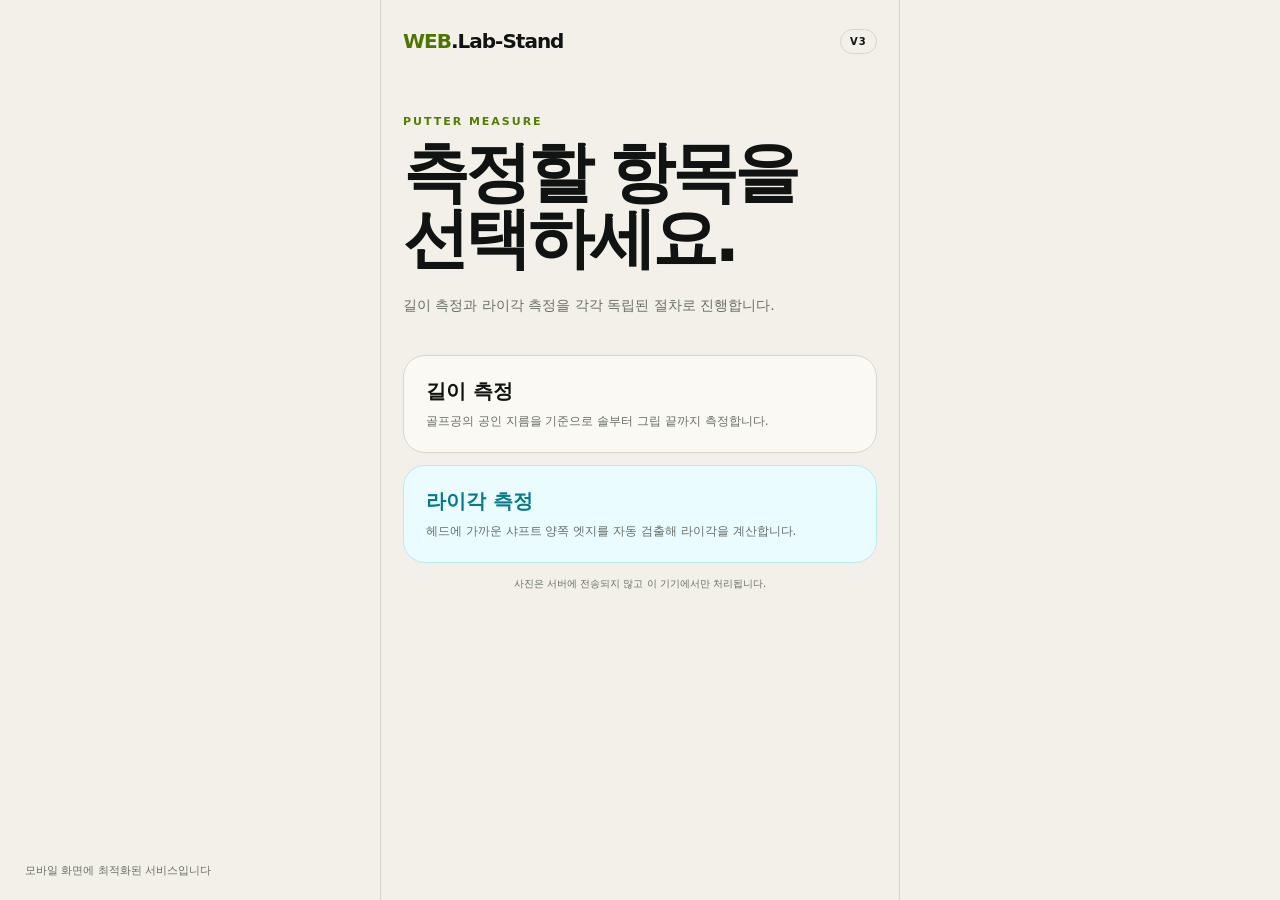
<file: index.html>
<!doctype html>
<html lang="ko">
<head>
  <meta charset="UTF-8">
  <meta name="viewport" content="width=device-width,initial-scale=1,viewport-fit=cover,user-scalable=no">
  <meta name="theme-color" content="#0b0d0c">
  <meta name="description" content="세워 놓은 퍼터의 솔 바닥 기준점부터 그립 끝까지 측정하는 모바일 웹앱">
  <title>WEB.Lab-Stand — Putter Measure</title>
  <link rel="stylesheet" href="style.css?v=20260813-3">
  <link rel="stylesheet" href="measure-large.css?v=32">
  <style>.ball-confirm{margin-top:12px;padding:14px;border:1px solid #a7c66a;border-radius:16px;background:#effbd9}.ball-confirm>span{display:block;margin-bottom:8px;font-size:12px;font-weight:750}.size-control{display:grid!important;grid-template-columns:auto 1fr auto!important;align-items:center;gap:8px!important;margin-bottom:12px}.size-control label,.size-control output{font-size:11px;font-weight:800}.size-control input{width:100%;accent-color:#456d00}.ball-confirm>.confirm-actions{display:grid;grid-template-columns:repeat(2,1fr);gap:6px}.ball-confirm .compact{min-height:40px;margin:0;padding:0 7px;border-radius:11px;font-size:11px}.ball-confirm .primary{background:#456d00}</style>
  <style>.file-picker{position:relative;overflow:hidden}.file-picker input{display:block!important;position:absolute;inset:0;width:100%;height:100%;margin:0;opacity:0;cursor:pointer;font-size:100px}.diagnostic-result{margin-top:12px;padding:16px;border-radius:16px;background:#e9f8ce;color:#294600}.diagnostic-result div{display:flex;justify-content:space-between;gap:15px;padding:5px 0;font-size:12px}.diagnostic-result b{font-variant-numeric:tabular-nums}.adjust-panel{margin-top:12px;padding:14px;border:1px solid #ffc2b3;border-radius:16px;background:#fff0eb}.adjust-panel b,.adjust-panel span{display:block}.adjust-panel b{font-size:13px}.adjust-panel span{margin-top:5px;color:#76584f;font-size:11px;line-height:1.45}.adjust-panel .primary{margin-top:12px;min-height:48px;background:#e94f2a}.adjust-panel .primary:disabled{opacity:.48;cursor:not-allowed}.canvas-wrap.adjusting{box-shadow:0 0 0 3px #ff633f}.canvas-wrap.adjusting canvas{cursor:grab}.canvas-wrap.adjusting canvas:active{cursor:grabbing}</style>
  <style>.tap-hint[hidden]{display:none!important}</style>
  <style>.mode-grid{display:grid;gap:12px;margin-top:8px}.mode-card{display:block;width:100%;padding:22px;border:1px solid var(--line);border-radius:22px;background:#faf9f4;color:var(--ink);text-align:left}.mode-card b,.mode-card span{display:block}.mode-card b{font-size:20px}.mode-card span{margin-top:7px;color:var(--muted);font-size:12px;line-height:1.5}.mode-card .last-result{display:flex;align-items:baseline;justify-content:space-between;margin-top:15px;padding-top:12px;border-top:1px solid var(--line);color:#426400;font-size:11px;font-weight:800}.mode-card .last-result span{margin:0;color:inherit}.mode-card .last-result strong{font-size:22px;font-variant-numeric:tabular-nums}.mode-card .last-result[hidden]{display:none}.mode-card.lie{border-color:#b9eaf2;background:#eafcff}.mode-card.lie b{color:#087a8e}.mode-card.lie .last-result{border-color:#b9eaf2;color:#087a8e}.home-actions{margin-top:auto}.setup-card.lie-mode .ball,.setup-card.lie-mode li.ball-step{display:none}.result-screen[hidden]{display:none!important}.result-actions{margin-top:auto}.result-actions .secondary{margin-bottom:0}.result-actions .primary{margin-top:9px}.lie-preview{margin-bottom:14px;border-radius:20px;overflow:hidden;background:#181a18}.lie-preview canvas{display:block;width:100%;height:auto;max-height:52dvh;object-fit:contain}.lie-preview-legend{display:flex;gap:15px;padding:10px 13px;background:#10272b;color:#dcebed;font-size:10px}.lie-preview-legend span{display:flex;align-items:center;gap:6px}.lie-preview-legend i{display:block;width:18px;height:3px;border-radius:2px;background:#47e0ff}.lie-preview-legend span:last-child i{background:#b9ff3d}.lie-result-card{padding:28px;border-radius:24px;background:#10272b;color:white}.lie-result-card>span{display:block;color:#fff9;font-size:12px}.lie-result-card>strong{display:inline-block;margin-top:20px;color:#70e9ff;font-size:72px;line-height:.9;letter-spacing:-.07em}.lie-result-card>em{margin-left:6px;color:#70e9ff;font-size:20px;font-style:normal;font-weight:900}.processing-note{padding:18px;border:1px solid #b9eaf2;border-radius:18px;background:#eafcff;color:#143c43;font-size:12px;line-height:1.55}</style>
</head>
<body>
  <main>
    <section id="modeScreen" class="screen home active">
      <header><div class="brand"><b>WEB</b>.Lab-Stand</div><span class="badge">V3</span></header>
      <div class="hero-copy">
        <p class="eyebrow">PUTTER MEASURE</p>
        <h1>측정할 항목을<br>선택하세요.</h1>
        <p>길이 측정과 라이각 측정을 각각 독립된 절차로 진행합니다.</p>
      </div>
      <div class="mode-grid">
        <button id="chooseLength" class="mode-card"><b>길이 측정</b><span>골프공의 공인 지름을 기준으로 솔부터 그립 끝까지 측정합니다.</span><span id="lastLengthResult" class="last-result" hidden><span>최근 측정 결과</span><strong>—</strong></span></button>
        <button id="chooseLie" class="mode-card lie"><b>라이각 측정</b><span>헤드에 가까운 샤프트 양쪽 엣지를 자동 검출해 라이각을 계산합니다.</span><span id="lastLieResult" class="last-result" hidden><span>최근 측정 결과</span><strong>—</strong></span></button>
      </div>
      <p class="privacy">사진은 서버에 전송되지 않고 이 기기에서만 처리됩니다.</p>
    </section>

    <section id="homeScreen" class="screen home">
      <header><div class="brand"><b>WEB</b>.Lab-Stand</div><span class="badge">MOBILE</span></header>
      <div class="hero-copy">
        <p id="homeEyebrow" class="eyebrow">STANDING PUTTER MEASURE</p>
        <h1 id="homeTitle">퍼터를 세워서<br>길이를 측정.</h1>
        <p id="homeDescription">퍼터를 정상 라이각으로 세우고 골프공과 같은 수직 평면에 배치하세요. 휴대폰을 정면에서 수직으로 세우면 자동 촬영합니다.</p>
      </div>
      <div id="setupCard" class="setup-card">
        <div class="setup-visual" aria-hidden="true"><span class="ball"></span><span class="putter"></span></div>
        <ol>
          <li><b>퍼터를 정상 라이각으로 세우기</b><span>솔 바닥면이 지면에 자연스럽게 닿도록 배치</span></li>
          <li class="ball-step"><b>골프공을 같은 수직 평면에 배치</b><span>공인 지름 42.67mm를 측정 기준으로 사용</span></li>
          <li><b>1× 카메라로 정면 촬영</b><span>좌우·앞뒤 ±1.5° 이내에서 자동 촬영</span></li>
        </ol>
      </div>
      <div class="home-actions"><button id="startButton" class="primary">카메라 시작</button>
      <label class="secondary file-picker" for="fileInput">기존 사진 불러오기<input id="fileInput" type="file" accept="image/*" aria-label="기존 사진 선택"></label>
      <button id="backToModes" class="secondary">측정 항목 다시 선택</button></div>
    </section>

    <section id="cameraScreen" class="screen camera-screen">
      <video id="camera" playsinline muted></video>
      <div class="camera-shade"></div>
      <div class="camera-top">
        <span class="level-eyebrow">촬영 수평 맞추기</span>
        <strong id="levelTitle">센서 준비 중</strong>
        <small id="levelDetail">휴대폰을 정면에서 수직으로 세워주세요</small>
        <div class="level-cluster">
          <div id="level" class="level"><i></i><b></b></div>
          <div class="horizontal-axis"><span>수평</span><div id="horizontalTrack" class="axis-track"><i id="horizontalMarker"></i></div><output id="horizontalValue">0.0°</output></div>
          <div class="vertical-axis"><span>수직</span><div id="verticalTrack" class="axis-track"><i id="verticalMarker"></i></div><output id="verticalValue">0.0°</output></div>
        </div>
      </div>
      <div class="frame"><span></span><span></span><span></span><span></span></div>
      <div id="cameraGuide" class="capture-guide"><b>세운 퍼터 전체와 골프공을</b><span>촬영 테두리 안에 모두 넣어주세요</span></div>
      <button id="closeCamera" class="close-camera" aria-label="카메라 닫기">닫기</button>
      <div id="countdown" class="countdown" aria-live="assertive"></div>
    </section>

    <section id="measureScreen" class="screen measure-screen">
      <header><button id="retakeButton" class="back">‹ 다시 촬영</button><div class="brand"><b>WEB</b>.Lab-Stand</div></header>
        <div class="measure-copy"><p class="eyebrow">CALIBRATION</p><h2 id="stepTitle">골프공을 터치하세요</h2><p id="stepHelp">터치점을 중심으로 원형 영역을 만들고 그 안에서 자동으로 찾습니다.</p></div>
        <div id="canvasWrap" class="canvas-wrap"><canvas id="photoCanvas"></canvas><div id="tapHint" class="tap-hint">1</div></div>
        <div id="ballConfirm" class="ball-confirm" hidden><span>초록색 원을 골프공 테두리에 맞춰주세요.</span><div class="size-control"><label for="ballSize">크기</label><input id="ballSize" type="range" min="70" max="130" value="102" step="1"><output id="ballSizeValue">102%</output></div><div class="confirm-actions"><button id="confirmBall" class="primary compact">맞아요</button><button id="retryBall" class="secondary button compact">다시 선택</button></div></div>
        <div id="adjustPanel" class="adjust-panel" hidden><b>측정 기준점을 선택하세요</b><span>그립 끝과 솔의 바닥 접촉 기준점을 차례로 선택하세요.</span><button id="confirmPutter" class="primary" disabled>두 점을 선택하면 측정할 수 있습니다</button></div>
      <div class="progress"><i id="progressBar"></i></div>
    </section>

    <section id="lengthResultScreen" class="screen result-screen">
      <header><div class="brand"><b>WEB</b>.Lab-Stand</div><span class="badge">RESULT</span></header>
      <p class="eyebrow">MEASURED LENGTH</p>
      <h2>측정 결과</h2>
      <div class="result-card"><span>솔 바닥 기준점부터 그립 끝까지</span><strong id="resultCm">—</strong><em>cm</em><div><b id="resultIn">—</b> inch</div></div>
      <div class="diagnostic-result"><div><span>공 검출 지름</span><b id="ballPixelDiameter">—</b></div><div><span>퍼터 선택점 거리</span><b id="putterPixelLength">—</b></div></div>
      <div class="accuracy"><b>골프공 기준 비율 측정</b><p>골프공의 실제 지름 42.67mm와 이미지 속 픽셀 비율을 사용해 퍼터 길이를 계산합니다.</p></div>
      <div class="result-actions"><button class="secondary back-to-modes">측정 선택 화면으로</button><button class="primary new-measure">길이 다시 측정하기</button></div>
    </section>

    <section id="lieResultScreen" class="screen result-screen">
      <header><div class="brand"><b>WEB</b>.Lab-Stand</div><span class="badge">LIE RESULT</span></header>
      <p class="eyebrow">MEASURED LIE ANGLE</p>
      <h2>라이각 측정 결과</h2>
      <div class="lie-preview"><canvas id="lieResultCanvas" aria-label="촬영 이미지와 검출된 샤프트 중심선"></canvas><div class="lie-preview-legend"><span><i></i>샤프트 중심선</span><span><i></i>보정 수평선</span></div></div>
      <div class="lie-result-card"><span>지면과 샤프트 중심선 사이의 각도</span><strong id="shaftAngle">—</strong><em>°</em></div>
      <div class="shaft-result"><div><span>샤프트 추출 범위</span><b>60°~85°</b></div><div><span>이미지 검출 각도</span><b id="shaftRaw">—</b></div><div><span>촬영 수평 보정</span><b id="shaftCorrection">—</b></div><div><span>분석 구간</span><b id="shaftRange">—</b></div><div><span>검출 신뢰도</span><b id="shaftConfidence">—</b></div><small>헤드에 가장 가까우면서 폭과 직진성이 안정적인 구간에서 좌우 엣지의 평균점을 연결해 계산합니다.</small></div>
      <div id="lieWarning" class="accuracy" hidden><b>측정값 확인</b><p>80°를 넘는 결과는 공식 규격 범위를 벗어날 수 있습니다. 퍼터 접지와 촬영 수평을 확인하세요.</p></div>
      <div class="result-actions"><button class="secondary back-to-modes">측정 선택 화면으로</button><button class="primary new-measure">라이각 다시 측정하기</button></div>
    </section>
  </main>
  <canvas id="captureCanvas" hidden></canvas>
  <script src="app.v3.js?v=22"></script>
</body>
</html>
</file>
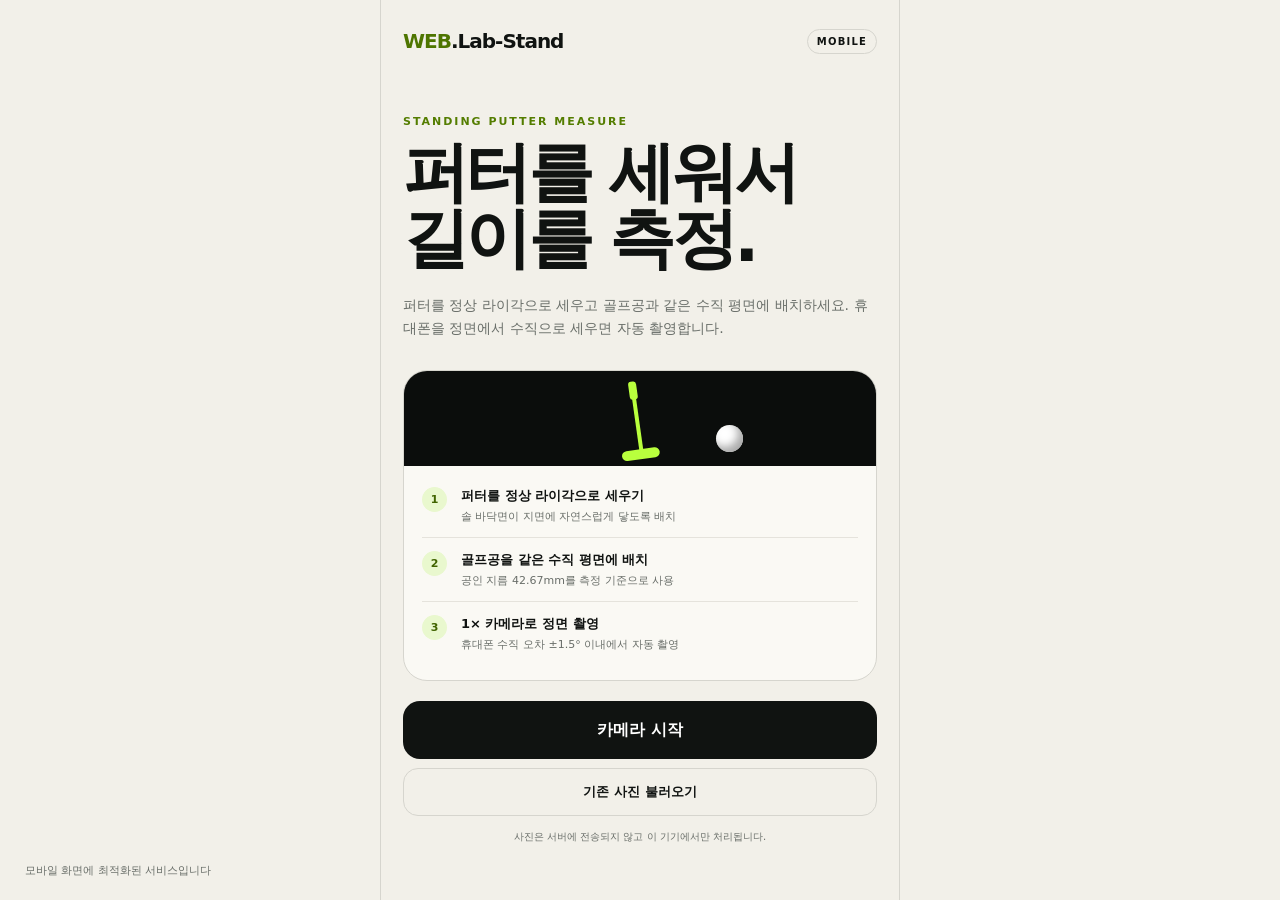
<file: v2/index.html>
<!doctype html>
<html lang="ko">
<head>
  <meta charset="UTF-8">
  <meta name="viewport" content="width=device-width,initial-scale=1,viewport-fit=cover,user-scalable=no">
  <meta name="theme-color" content="#0b0d0c">
  <meta name="description" content="세워 놓은 퍼터의 솔 바닥 기준점부터 그립 끝까지 측정하는 모바일 웹앱">
  <title>WEB.Lab-Stand — Putter Measure</title>
  <link rel="stylesheet" href="style.css?v=20260813-3">
  <link rel="stylesheet" href="measure-large.css?v=26">
  <style>.ball-confirm{margin-top:12px;padding:14px;border:1px solid #a7c66a;border-radius:16px;background:#effbd9}.ball-confirm>span{display:block;margin-bottom:8px;font-size:12px;font-weight:750}.size-control{display:grid!important;grid-template-columns:auto 1fr auto!important;align-items:center;gap:8px!important;margin-bottom:12px}.size-control label,.size-control output{font-size:11px;font-weight:800}.size-control input{width:100%;accent-color:#456d00}.ball-confirm>.confirm-actions{display:grid;grid-template-columns:repeat(2,1fr);gap:6px}.ball-confirm .compact{min-height:40px;margin:0;padding:0 7px;border-radius:11px;font-size:11px}.ball-confirm .primary{background:#456d00}</style>
  <style>.file-picker{position:relative;overflow:hidden}.file-picker input{display:block!important;position:absolute;inset:0;width:100%;height:100%;margin:0;opacity:0;cursor:pointer;font-size:100px}.diagnostic-result{margin-top:12px;padding:16px;border-radius:16px;background:#e9f8ce;color:#294600}.diagnostic-result div{display:flex;justify-content:space-between;gap:15px;padding:5px 0;font-size:12px}.diagnostic-result b{font-variant-numeric:tabular-nums}.adjust-panel{margin-top:12px;padding:14px;border:1px solid #ffc2b3;border-radius:16px;background:#fff0eb}.adjust-panel b,.adjust-panel span{display:block}.adjust-panel b{font-size:13px}.adjust-panel span{margin-top:5px;color:#76584f;font-size:11px;line-height:1.45}.adjust-panel .primary{margin-top:12px;min-height:48px;background:#e94f2a}.adjust-panel .primary:disabled{opacity:.48;cursor:not-allowed}.canvas-wrap.adjusting{box-shadow:0 0 0 3px #ff633f}.canvas-wrap.adjusting canvas{cursor:grab}.canvas-wrap.adjusting canvas:active{cursor:grabbing}</style>
  <style>.tap-hint[hidden]{display:none!important}</style>
</head>
<body>
  <main>
    <section id="homeScreen" class="screen home active">
      <header><div class="brand"><b>WEB</b>.Lab-Stand</div><span class="badge">MOBILE</span></header>
      <div class="hero-copy">
        <p class="eyebrow">STANDING PUTTER MEASURE</p>
        <h1>퍼터를 세워서<br>길이를 측정.</h1>
        <p>퍼터를 정상 라이각으로 세우고 골프공과 같은 수직 평면에 배치하세요. 휴대폰을 정면에서 수직으로 세우면 자동 촬영합니다.</p>
      </div>
      <div class="setup-card">
        <div class="setup-visual" aria-hidden="true"><span class="ball"></span><span class="putter"></span></div>
        <ol>
          <li><b>퍼터를 정상 라이각으로 세우기</b><span>솔 바닥면이 지면에 자연스럽게 닿도록 배치</span></li>
          <li><b>골프공을 같은 수직 평면에 배치</b><span>공인 지름 42.67mm를 측정 기준으로 사용</span></li>
          <li><b>1× 카메라로 정면 촬영</b><span>휴대폰 수직 오차 ±1.5° 이내에서 자동 촬영</span></li>
        </ol>
      </div>
      <button id="startButton" class="primary">카메라 시작</button>
      <label class="secondary file-picker" for="fileInput">기존 사진 불러오기<input id="fileInput" type="file" accept="image/*" aria-label="기존 사진 선택"></label>
      <p class="privacy">사진은 서버에 전송되지 않고 이 기기에서만 처리됩니다.</p>
    </section>

    <section id="cameraScreen" class="screen camera-screen">
      <video id="camera" playsinline muted></video>
      <div class="camera-shade"></div>
      <div class="camera-top"><button id="closeCamera" aria-label="카메라 닫기">×</button><span><b>세운 퍼터 전체와 골프공을</b><br>촬영 테두리 안에 모두 넣어주세요</span></div>
      <div class="frame"><span></span><span></span><span></span><span></span></div>
      <div class="camera-bottom">
        <div class="level-wrap">
          <div class="level-cluster">
            <div id="level" class="level"><i></i><b></b></div>
            <div class="horizontal-axis"><span>수평</span><div id="horizontalTrack" class="axis-track"><i id="horizontalMarker"></i></div><output id="horizontalValue">0.0°</output></div>
            <div class="vertical-axis"><span>수직</span><div id="verticalTrack" class="axis-track"><i id="verticalMarker"></i></div><output id="verticalValue">0.0°</output></div>
          </div>
          <strong id="levelTitle">센서 준비 중</strong>
          <small id="levelDetail">휴대폰을 정면에서 수직으로 세워주세요</small>
        </div>
      </div>
      <div id="countdown" class="countdown" aria-live="assertive"></div>
    </section>

    <section id="measureScreen" class="screen measure-screen">
      <header><button id="retakeButton" class="back">‹ 다시 촬영</button><div class="brand"><b>WEB</b>.Lab-Stand</div></header>
        <div class="measure-copy"><p class="eyebrow">CALIBRATION</p><h2 id="stepTitle">골프공을 터치하세요</h2><p id="stepHelp">터치점을 중심으로 원형 영역을 만들고 그 안에서 자동으로 찾습니다.</p></div>
        <div id="canvasWrap" class="canvas-wrap"><canvas id="photoCanvas"></canvas><div id="tapHint" class="tap-hint">1</div></div>
        <div id="ballConfirm" class="ball-confirm" hidden><span>초록색 원을 골프공 테두리에 맞춰주세요.</span><div class="size-control"><label for="ballSize">크기</label><input id="ballSize" type="range" min="70" max="130" value="100" step="1"><output id="ballSizeValue">100%</output></div><div class="confirm-actions"><button id="confirmBall" class="primary compact">맞아요</button><button id="retryBall" class="secondary button compact">다시 선택</button></div></div>
        <div id="adjustPanel" class="adjust-panel" hidden><b>측정 기준점을 선택하세요</b><span>그립 끝과 솔의 바닥 접촉 기준점을 차례로 선택하세요.</span><button id="confirmPutter" class="primary" disabled>두 점을 선택하면 측정할 수 있습니다</button></div>
      <div class="progress"><i id="progressBar"></i></div>
    </section>

    <section id="resultScreen" class="screen result-screen">
      <header><div class="brand"><b>WEB</b>.Lab-Stand</div><span class="badge">RESULT</span></header>
      <p class="eyebrow">MEASURED LENGTH</p>
      <h2>측정 결과</h2>
      <div class="result-card"><span>솔 바닥 기준점부터 그립 끝까지</span><strong id="resultCm">—</strong><em>cm</em><div><b id="resultIn">—</b> inch</div></div>
      <div class="diagnostic-result"><div><span>공 검출 지름</span><b id="ballPixelDiameter">—</b></div><div><span>퍼터 선택점 거리</span><b id="putterPixelLength">—</b></div></div>
      <div class="shaft-result"><div class="shaft-result-main"><span>자동 검출 샤프트 라이각</span><strong id="shaftAngle">—</strong></div><div><span>샤프트 분석 높이</span><b>바닥 위 5~35cm</b></div><div><span>이미지 검출 각도</span><b id="shaftRaw">—</b></div><div><span>촬영 수평 보정</span><b id="shaftCorrection">—</b></div><div><span>검출 신뢰도</span><b id="shaftConfidence">—</b></div><small>골프공 하단을 바닥으로 삼아 5~35cm 구간의 샤프트 중심선을 자동 검출합니다.</small></div>
      <div class="accuracy"><b>골프공 기준 비율 측정</b><p>골프공의 실제 지름 42.67mm와 이미지 속 픽셀 비율을 사용해 퍼터 길이를 계산합니다.</p></div>
      <button id="newMeasure" class="primary">다시 측정하기</button>
    </section>
  </main>
  <canvas id="captureCanvas" hidden></canvas>
  <script src="app.v2.js?v=1"></script>
</body>
</html>
</file>
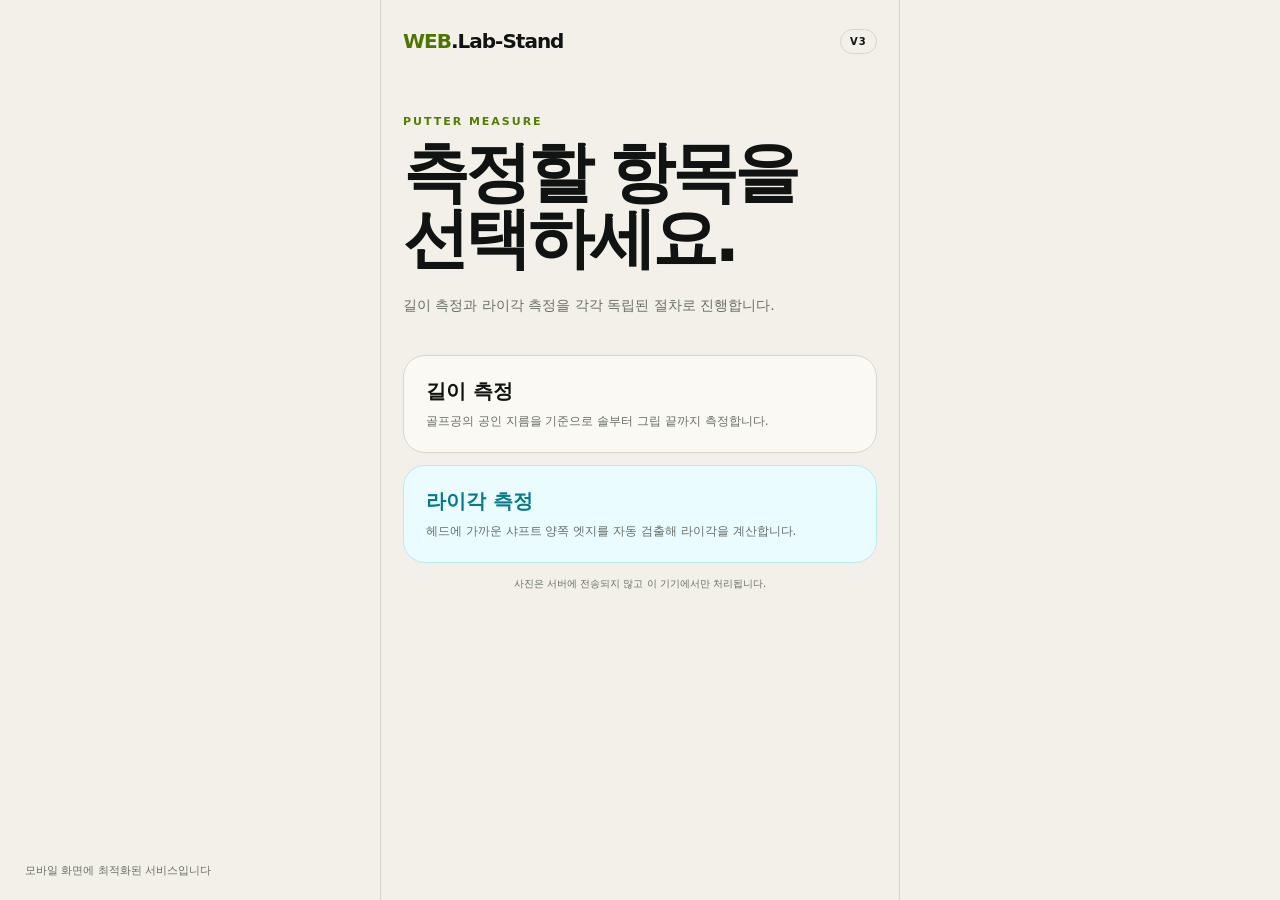
<file: v3/index.html>
<!doctype html>
<html lang="ko">
<head>
  <meta charset="UTF-8">
  <meta name="viewport" content="width=device-width,initial-scale=1">
  <meta name="theme-color" content="#0b0d0c">
  <title>WEB.Lab-Stand V3</title>
</head>
<body>
  <p>V3 측정 화면을 불러오는 중입니다.</p>
  <script>
    fetch('../index.html').then(response=>{
      if(!response.ok)throw new Error('load failed');
      return response.text();
    }).then(html=>{
      const versioned=html.replace('<head>','<head><base href="../">');
      document.open();document.write(versioned);document.close();
    }).catch(()=>{document.body.innerHTML='<p>측정 화면을 불러오지 못했습니다. 잠시 후 다시 시도해 주세요.</p>';});
  </script>
</body>
</html>
</file>
<file: style.css>
:root{--bg:#f2f0e9;--ink:#101311;--muted:#696e69;--line:#d6d5ce;--green:#b9ff3d;--dark:#0b0d0c;--red:#ff5d55}*{box-sizing:border-box}html,body{margin:0;min-height:100%;background:var(--bg);color:var(--ink);font-family:Inter,Pretendard,"Noto Sans KR",system-ui,sans-serif}button,input{font:inherit}button{cursor:pointer}.screen{display:none;min-height:100dvh;width:min(100%,520px);margin:auto;padding:calc(22px + env(safe-area-inset-top)) 22px calc(24px + env(safe-area-inset-bottom))}.screen.active{display:flex;flex-direction:column}header{display:flex;align-items:center;justify-content:space-between;height:38px}.brand{font-size:20px;font-weight:900;letter-spacing:-1px}.brand b{color:#4e7500}.badge{border:1px solid var(--line);border-radius:99px;padding:6px 9px;font-size:10px;font-weight:800;letter-spacing:.12em}.hero-copy{padding:55px 0 30px}.eyebrow{margin:0 0 12px;color:#547d00;font-size:11px;font-weight:900;letter-spacing:.18em}.hero-copy h1,.measure-copy h2,.result-screen h2{margin:0;letter-spacing:-.055em;line-height:1}.hero-copy h1{font-size:clamp(42px,12vw,66px)}.hero-copy>p:last-child{margin:22px 0 0;color:var(--muted);line-height:1.65;font-size:14px}.setup-card{border:1px solid var(--line);border-radius:24px;background:#faf9f4;overflow:hidden}.setup-visual{position:relative;height:95px;background:var(--dark)}.ball{position:absolute;left:22%;top:35px;width:27px;height:27px;border-radius:50%;background:white;box-shadow:inset -5px -5px 8px #aaa}.putter{position:absolute;left:38%;top:45px;width:48%;height:4px;background:var(--green);transform:rotate(-5deg);transform-origin:left}.putter:before{content:"";position:absolute;left:-13px;top:-4px;width:18px;height:12px;border-radius:5px;background:var(--green)}.putter:after{content:"";position:absolute;right:-3px;top:-5px;width:8px;height:14px;border-radius:3px;background:var(--green)}ol{list-style:none;margin:0;padding:8px 18px 15px;counter-reset:steps}li{position:relative;padding:13px 0 13px 39px;border-bottom:1px solid #e5e3dc;counter-increment:steps}li:last-child{border:0}li:before{content:counter(steps);position:absolute;left:0;top:13px;width:25px;height:25px;border-radius:50%;display:grid;place-items:center;background:#e9f8ce;color:#416400;font-size:11px;font-weight:900}li b,li span{display:block}li b{font-size:13px}li span{margin-top:4px;color:var(--muted);font-size:11px}.primary{width:100%;min-height:58px;margin-top:20px;border:0;border-radius:17px;background:var(--ink);color:white;font-weight:850}.secondary{display:grid;place-items:center;width:100%;min-height:48px;margin-top:9px;border:1px solid var(--line);border-radius:15px;background:transparent;font-size:13px;font-weight:750}.secondary input{display:none}.privacy{text-align:center;color:var(--muted);font-size:10px;margin:14px 0 0}.camera-screen{position:relative;padding:0;overflow:hidden;background:#000;color:white;max-width:none}.camera-screen video{width:100%;height:100dvh;object-fit:cover}.camera-shade{position:absolute;inset:0;background:linear-gradient(#0008,transparent 25%,transparent 70%,#000b);pointer-events:none}.camera-top{position:absolute;top:calc(16px + env(safe-area-inset-top));left:16px;right:16px;display:flex;align-items:center;gap:12px;font-size:12px}.camera-top button{width:42px;height:42px;border:0;border-radius:50%;background:#0008;color:white;font-size:28px}.frame{position:absolute;inset:17% 7% 27%;border:1px dashed #fff8;border-radius:22px}.frame span{position:absolute;width:28px;height:28px;border-color:var(--green)}.frame span:nth-child(1){top:-1px;left:-1px;border-top:3px solid;border-left:3px solid;border-radius:8px 0}.frame span:nth-child(2){top:-1px;right:-1px;border-top:3px solid;border-right:3px solid;border-radius:0 8px}.frame span:nth-child(3){bottom:-1px;left:-1px;border-bottom:3px solid;border-left:3px solid;border-radius:0 0 0 8px}.frame span:nth-child(4){bottom:-1px;right:-1px;border-bottom:3px solid;border-right:3px solid;border-radius:0 0 8px}.level-wrap{position:absolute;left:0;right:0;bottom:150px;text-align:center}.level{position:relative;width:82px;height:82px;margin:auto;border:1px solid #fff8;border-radius:50%;background:#0004}.level:before,.level:after{content:"";position:absolute;background:#fff4}.level:before{left:10px;right:10px;top:50%;height:1px}.level:after{top:10px;bottom:10px;left:50%;width:1px}.level i{position:absolute;left:50%;top:50%;width:22px;height:22px;margin:-11px;border:2px solid white;border-radius:50%;transition:transform .08s}.level b{position:absolute;inset:30px;border-radius:50%;background:var(--red);transition:background .2s}.level.ok b{background:var(--green)}.level-wrap strong,.level-wrap span{display:block}.level-wrap strong{margin-top:10px;font-size:15px}.level-wrap span{margin-top:4px;color:#fffb;font-size:11px}.camera-actions{position:absolute;bottom:calc(22px + env(safe-area-inset-bottom));left:0;right:0;text-align:center}.shutter{width:66px;height:66px;padding:5px;border:2px solid white;border-radius:50%;background:transparent}.shutter i{display:block;width:100%;height:100%;border-radius:50%;background:white}.camera-actions span{display:block;margin-top:5px;font-size:10px;color:#fffb}.countdown{position:absolute;inset:0;display:grid;place-items:center;pointer-events:none;font-size:110px;font-weight:900;text-shadow:0 3px 20px #000}.measure-screen header .back{border:0;background:none;padding:0;color:var(--ink);font-weight:750}.measure-copy{padding:45px 0 18px}.measure-copy h2,.result-screen h2{font-size:30px}.measure-copy>p:last-child{margin:11px 0 0;color:var(--muted);font-size:13px}.canvas-wrap{position:relative;display:grid;place-items:center;min-height:48dvh;border-radius:20px;overflow:hidden;background:#181a18;touch-action:none}.canvas-wrap canvas{display:block;max-width:100%;max-height:55dvh}.tap-hint{position:absolute;left:12px;bottom:12px;width:31px;height:31px;border-radius:50%;display:grid;place-items:center;background:var(--green);font-size:12px;font-weight:900}.progress{height:4px;margin-top:16px;border-radius:4px;background:var(--line);overflow:hidden}.progress i{display:block;width:0;height:100%;background:#628f00;transition:width .2s}.measure-actions{display:flex;gap:8px}.measure-actions .button{margin-top:12px;min-height:44px}.result-screen{justify-content:flex-start}.result-screen>.eyebrow{margin-top:65px}.result-screen h2{margin-bottom:28px}.result-card{padding:28px;border-radius:24px;background:var(--dark);color:white}.result-card>span{display:block;color:#fff9;font-size:12px}.result-card>strong{display:inline-block;margin-top:22px;font-size:72px;line-height:.9;letter-spacing:-.07em}.result-card>em{margin-left:8px;color:var(--green);font-size:18px;font-style:normal;font-weight:900}.result-card>div{margin-top:20px;padding-top:16px;border-top:1px solid #fff3;color:#fff9}.result-card>div b{color:white}.accuracy{margin-top:15px;padding:18px;border:1px solid var(--line);border-radius:18px}.accuracy b{font-size:12px}.accuracy p{margin:7px 0 0;color:var(--muted);font-size:11px;line-height:1.55}.result-screen .primary{margin-top:auto}@media(min-width:700px){body:before{content:"모바일 화면에 최적화된 서비스입니다";position:fixed;left:25px;bottom:22px;color:var(--muted);font-size:11px}.screen{border-left:1px solid var(--line);border-right:1px solid var(--line)}}
</file>
<file: measure-large.css>
.measure-screen {
  width: min(100%, 760px);
  padding-left: 12px;
  padding-right: 12px;
}

.measure-copy {
  padding: 22px 4px 12px;
}

.measure-copy > p:last-child {
  margin-top: 8px;
}

.canvas-wrap {
  min-height: 0;
}

.canvas-wrap canvas {
  max-height: 72dvh;
}

.tap-hint {
  width: 38px;
  height: 38px;
  font-size: 14px;
}

.camera-top span {
  line-height: 1.35;
}

.camera-top span b {
  color: var(--green);
  font-size: 14px;
}

.frame > em {
  position: absolute;
  top: 10px;
  left: 50%;
  padding: 6px 10px;
  border-radius: 99px;
  background: rgba(0, 0, 0, .62);
  color: white;
  font-size: 10px;
  font-style: normal;
  font-weight: 800;
  white-space: nowrap;
  transform: translateX(-50%);
}

.camera-screen .level-wrap {
  bottom: calc(30px + env(safe-area-inset-bottom));
  padding: 0 76px;
}

.camera-screen .frame {
  inset: 17% 7% 27%;
}

.camera-screen .frame-status {
  position: absolute;
  left: 12px;
  right: 12px;
  bottom: 12px;
  z-index: 2;
  padding: 7px 10px 8px;
  border: 0;
  border-radius: 12px;
  background: linear-gradient(0deg,rgba(0,0,0,.38),rgba(0,0,0,.1));
  text-align: center;
  pointer-events: none;
  backdrop-filter: blur(2px);
}

.camera-screen .frame .capture-guide {
  position: absolute;
  top: 8px;
  left: 8px;
  right: 8px;
  z-index: 2;
  padding: 7px 10px 9px;
  border: 0;
  border-radius: 12px;
  background: linear-gradient(180deg,rgba(0,0,0,.38),rgba(0,0,0,.1));
  text-align: center;
  pointer-events: none;
  backdrop-filter: blur(2px);
}

.camera-screen .frame .capture-guide b,
.camera-screen .frame .capture-guide small {
  display: block;
  text-shadow: 0 1px 4px rgba(0,0,0,.9);
}

.camera-screen .frame .capture-guide b {
  color: rgba(185,255,61,.92);
  font-size: 12px;
}

.camera-screen .frame .capture-guide small {
  margin-top: 3px;
  color: rgba(255,255,255,.78);
  font-size: 9px;
}

.camera-screen .frame-status strong,
.camera-screen .frame-status small {
  display: block;
}

.camera-screen .frame > span:nth-of-type(1) {top:-1px;left:-1px;border-top:3px solid;border-left:3px solid;border-radius:8px 0}
.camera-screen .frame > span:nth-of-type(2) {top:-1px;right:-1px;border-top:3px solid;border-right:3px solid;border-radius:0 8px}
.camera-screen .frame > span:nth-of-type(3) {bottom:-1px;left:-1px;border-bottom:3px solid;border-left:3px solid;border-radius:0 0 0 8px}
.camera-screen .frame > span:nth-of-type(4) {bottom:-1px;right:-1px;border-bottom:3px solid;border-right:3px solid;border-radius:0 0 8px}

.camera-screen .frame-status strong {
  font-size: 12px;
  text-shadow: 0 1px 4px rgba(0,0,0,.9);
}

.camera-screen .frame-status small {
  margin-top: 4px;
  color: rgba(255,255,255,.7);
  font-size: 9px;
  text-shadow: 0 1px 4px rgba(0,0,0,.9);
}

.camera-screen .camera-top {
  top: calc(16px + env(safe-area-inset-top));
  left: 16px;
  right: 16px;
  bottom: auto;
  z-index: 8;
}

.camera-screen .camera-top > button {
  position: relative;
  z-index: 3;
}

.camera-screen .capture-guide {
  position: absolute;
  top: 61%;
  left: 20px;
  right: 20px;
  z-index: 2;
  padding: 11px 14px;
  border: 1px solid rgba(255, 255, 255, .2);
  border-radius: 16px;
  background: rgba(0, 0, 0, .58);
  text-align: center;
  backdrop-filter: blur(8px);
}

.camera-screen .capture-guide b,
.camera-screen .capture-guide span {
  display: block;
}

.camera-screen .capture-guide b {
  color: var(--green);
  font-size: 14px;
}

.camera-screen .capture-guide span {
  margin-top: 4px;
  color: rgba(255, 255, 255, .82);
  font-size: 11px;
}

.camera-screen .level-cluster {position:relative;width:min(100%,320px);height:138px;margin:auto;padding:0}
.camera-screen .level-cluster .level {position:absolute;left:50%;top:0;margin:0;transform:translateX(-50%)}
.camera-screen .horizontal-axis {position:absolute;left:50%;bottom:20px;width:220px;transform:translateX(-50%)}
.camera-screen .vertical-axis {position:absolute;left:calc(50% + 60px);top:0;width:58px;height:82px}
.camera-screen .horizontal-axis > span,.camera-screen .vertical-axis > span,.camera-screen .horizontal-axis > output,.camera-screen .vertical-axis > output {position:absolute;margin:0;color:rgba(255,255,255,.86);font-size:10px;font-variant-numeric:tabular-nums}
.camera-screen .horizontal-axis > span {left:0;top:11px}
.camera-screen .horizontal-axis > output {right:0;top:11px}
.camera-screen .vertical-axis > span {left:20px;top:0}
.camera-screen .vertical-axis > output {left:20px;bottom:0}
.camera-screen .axis-track {position:relative;border-radius:99px}
.camera-screen .horizontal-axis .axis-track {width:220px;height:6px;background:linear-gradient(90deg,#ff6a61 0 39%,#b9ff3d 39% 61%,#ff6a61 61% 100%)}
.camera-screen .vertical-axis .axis-track {width:6px;height:82px;background:linear-gradient(180deg,#ff6a61 0 39%,#b9ff3d 39% 61%,#ff6a61 61% 100%)}
.camera-screen .horizontal-axis .axis-track::after {content:"";position:absolute;left:50%;top:-3px;width:1px;height:12px;background:rgba(255,255,255,.75)}
.camera-screen .vertical-axis .axis-track::after {content:"";position:absolute;left:-3px;top:50%;width:12px;height:1px;background:rgba(255,255,255,.75)}
.camera-screen .axis-track > i {position:absolute;left:50%;top:50%;width:10px;height:10px;border:1.5px solid white;border-radius:50%;background:#ff5d55;box-shadow:0 1px 5px rgba(0,0,0,.5);transform:translate(-50%,-50%);transition:transform .08s,background .15s;will-change:transform}
.camera-screen .axis-track.ok > i {background:var(--green)}

.camera-screen .camera-bottom {
  position: absolute;
  left: 16px;
  right: 16px;
  top: 75%;
  bottom: calc(12px + env(safe-area-inset-bottom));
  height: auto;
  z-index: 4;
  display: flex;
  flex-direction: column;
  justify-content: center;
  padding: 4px 14px 8px;
  border: 0;
  border-radius: 0;
  background: transparent;
  box-shadow: none;
  backdrop-filter: none;
}

.camera-screen .camera-bottom .capture-guide {
  position: static;
  flex: 0 0 auto;
  margin-left: 0;
  padding: 8px 58px;
  border-color: rgba(185,255,61,.18);
  background: rgba(185,255,61,.07);
}

.camera-screen .camera-bottom .capture-guide b,
.camera-screen .camera-bottom .capture-guide small {
  display: block;
}

.camera-screen .camera-bottom .capture-guide b {
  color: var(--green);
  font-size: 13px;
}

.camera-screen .camera-bottom .capture-guide small {
  margin-top: 3px;
  color: rgba(255,255,255,.76);
  font-size: 10px;
}

.camera-screen .camera-bottom .level-wrap {
  position: static;
  flex: 1 1 auto;
  display: flex;
  flex-direction: column;
  justify-content: space-evenly;
  min-height: 0;
  padding: 0 10px;
}

.camera-screen .camera-bottom .level-cluster {
  margin-top: -8px;
  margin-bottom: -3px;
  transform: scale(.86);
  transform-origin: center;
}

.camera-screen .camera-bottom .level-wrap strong {
  margin-top: 0;
  font-size: 14px;
  text-shadow: 0 1px 6px rgba(0,0,0,.95);
}

.camera-screen .camera-bottom .level-wrap > small {
  display: block;
  margin-top: 3px;
  color: rgba(255,255,255,.72);
  font-size: 10px;
  text-shadow: 0 1px 5px rgba(0,0,0,.95);
}

.camera-screen .close-camera {
  position: absolute;
  left: 14px;
  right: 14px;
  bottom: 10px;
  display: flex;
  gap: 7px;
  align-items: center;
  justify-content: center;
  width: auto;
  height: 42px;
  padding: 0;
  border: 1px solid rgba(255,255,255,.2);
  border-radius: 13px;
  background: rgba(255,255,255,.08);
  color: white;
}

.camera-screen .close-camera b {
  font-size: 21px;
  font-weight: 400;
  line-height: .8;
}

.camera-screen .close-camera span {
  font-size: 12px;
  color: rgba(255,255,255,.82);
}

@media (max-height: 700px) {
  .camera-screen .camera-bottom {top:75%;height:auto;padding:0 12px 5px}
  .camera-screen .camera-bottom .level-cluster {transform:scale(.74);transform-origin:center;margin-top:-16px;margin-bottom:-17px}
}

/* V3 balanced camera layout */
.camera-screen .camera-top {
  top: calc(10px + env(safe-area-inset-top));
  left: 14px;
  right: 14px;
  bottom: auto;
  z-index: 8;
  display: block;
  text-align: center;
}

.camera-screen .camera-top .level-eyebrow {
  display: block;
  color: rgba(255,255,255,.62);
  font-size: 10px;
  font-weight: 750;
  letter-spacing: .04em;
}

.camera-screen .camera-top > strong {
  display: block;
  margin-top: 3px;
  color: white;
  font-size: 17px;
  line-height: 1.15;
  text-shadow: 0 1px 5px rgba(0,0,0,.9);
}

.camera-screen .camera-top > small {
  display: block;
  min-height: 13px;
  margin-top: 3px;
  color: rgba(255,255,255,.7);
  font-size: 9px;
  line-height: 1.35;
}

.camera-screen .camera-top .level-cluster {
  position: relative;
  width: 100%;
  height: 112px;
  margin: 8px 0 0;
  padding: 0;
  border: 1px solid rgba(255,255,255,.42);
  border-radius: 16px;
  background: rgba(8,10,9,.72);
  box-shadow: 0 8px 24px rgba(0,0,0,.2);
  backdrop-filter: blur(8px);
  transform: none;
}

.camera-screen .camera-top .level-cluster::after {
  content: "";
  position: absolute;
  left: 42%;
  top: 15px;
  bottom: 15px;
  width: 1px;
  background: rgba(255,255,255,.28);
}

.camera-screen .camera-top .level {
  position: absolute;
  left: 21%;
  top: 50%;
  width: 86px;
  height: 86px;
  margin: 0;
  transform: translate(-50%,-50%);
}

.camera-screen .camera-top .vertical-axis {
  position: absolute;
  left: 47%;
  top: 15px;
  width: 46px;
  height: 82px;
}

.camera-screen .camera-top .horizontal-axis {
  position: absolute;
  left: 60%;
  right: 5%;
  top: 46px;
  bottom: auto;
  width: auto;
  transform: none;
}

.camera-screen .camera-top .axis-track {border-radius:99px}
.camera-screen .camera-top .horizontal-axis .axis-track {
  width: 100%;
  height: 12px;
  background: linear-gradient(90deg,#ff5d55 0 39%,#b9ff3d 39% 61%,#ff5d55 61% 100%);
}
.camera-screen .camera-top .vertical-axis .axis-track {
  width: 12px;
  height: 82px;
  background: linear-gradient(180deg,#ff5d55 0 39%,#b9ff3d 39% 61%,#ff5d55 61% 100%);
}
.camera-screen .camera-top .axis-track > i {
  width: 16px;
  height: 16px;
  border-width: 2px;
}
.camera-screen .camera-top .horizontal-axis .axis-track::after {top:-4px;height:20px;width:2px}
.camera-screen .camera-top .vertical-axis .axis-track::after {left:-4px;width:20px;height:2px}
.camera-screen .camera-top .horizontal-axis > span {left:0;top:18px}
.camera-screen .camera-top .horizontal-axis > output {right:0;top:18px}
.camera-screen .camera-top .vertical-axis > span {left:20px;top:0}
.camera-screen .camera-top .vertical-axis > output {left:20px;bottom:0}

.camera-screen .frame {
  top: calc(192px + env(safe-area-inset-top));
  right: 14px;
  bottom: 20%;
  left: 14px;
}

.camera-screen .capture-guide {
  top: auto;
  left: 14px;
  right: 14px;
  bottom: calc(12% + env(safe-area-inset-bottom));
  padding: 0;
  border: 0;
  border-radius: 0;
  background: transparent;
  backdrop-filter: none;
}
.camera-screen .capture-guide b {font-size:13px}
.camera-screen .capture-guide span {margin-top:3px;font-size:10px}

.camera-screen .close-camera {
  left: 14px;
  right: 14px;
  bottom: calc(10px + env(safe-area-inset-bottom));
  width: auto;
  height: 46px;
  border: 1px solid rgba(255,255,255,.7);
  border-radius: 14px;
  background: rgba(255,255,255,.08);
  font-size: 13px;
  font-weight: 800;
}

@media (max-height: 700px) {
  .camera-screen .camera-top {top:calc(5px + env(safe-area-inset-top))}
  .camera-screen .camera-top > small {display:none}
  .camera-screen .camera-top .level-cluster {height:96px;margin-top:5px}
  .camera-screen .camera-top .level {width:74px;height:74px}
  .camera-screen .camera-top .vertical-axis {top:8px;height:78px}
  .camera-screen .camera-top .vertical-axis .axis-track {height:78px}
  .camera-screen .camera-top .horizontal-axis {top:39px}
  .camera-screen .frame {
    top: calc(156px + env(safe-area-inset-top));
    right: 14px;
    bottom: 20%;
    left: 14px;
  }
  .camera-screen .capture-guide {bottom:calc(12% + env(safe-area-inset-bottom))}
  .camera-screen .close-camera {height:42px;bottom:calc(7px + env(safe-area-inset-bottom))}
}

.home .setup-visual .putter {
  left: 50%;
  top: 12px;
  width: 4px;
  height: 72px;
  transform: rotate(-8deg);
  transform-origin: bottom;
}

.home .setup-visual .putter::before {
  left: -18px;
  top: 66px;
  width: 38px;
  height: 10px;
}

.home .setup-visual .putter::after {
  left: -2px;
  right: auto;
  top: -2px;
  width: 8px;
  height: 18px;
}

.home .setup-visual .ball {
  left: 66%;
  top: 54px;
}

.shaft-result{margin-top:12px;padding:16px;border:1px solid #b9eaf2;border-radius:18px;background:#eafcff;color:#143c43}.shaft-result>div{display:flex;align-items:center;justify-content:space-between;gap:14px;padding:4px 0;font-size:12px}.shaft-result .shaft-result-main{padding-bottom:10px;margin-bottom:6px;border-bottom:1px solid #b9eaf2}.shaft-result-main strong{color:#087a8e;font-size:27px;letter-spacing:-.04em}.shaft-result b{font-variant-numeric:tabular-nums}.shaft-result small{display:block;margin-top:9px;color:#477078;font-size:10px;line-height:1.45}
</file>
<file: v2/style.css>
:root{--bg:#f2f0e9;--ink:#101311;--muted:#696e69;--line:#d6d5ce;--green:#b9ff3d;--dark:#0b0d0c;--red:#ff5d55}*{box-sizing:border-box}html,body{margin:0;min-height:100%;background:var(--bg);color:var(--ink);font-family:Inter,Pretendard,"Noto Sans KR",system-ui,sans-serif}button,input{font:inherit}button{cursor:pointer}.screen{display:none;min-height:100dvh;width:min(100%,520px);margin:auto;padding:calc(22px + env(safe-area-inset-top)) 22px calc(24px + env(safe-area-inset-bottom))}.screen.active{display:flex;flex-direction:column}header{display:flex;align-items:center;justify-content:space-between;height:38px}.brand{font-size:20px;font-weight:900;letter-spacing:-1px}.brand b{color:#4e7500}.badge{border:1px solid var(--line);border-radius:99px;padding:6px 9px;font-size:10px;font-weight:800;letter-spacing:.12em}.hero-copy{padding:55px 0 30px}.eyebrow{margin:0 0 12px;color:#547d00;font-size:11px;font-weight:900;letter-spacing:.18em}.hero-copy h1,.measure-copy h2,.result-screen h2{margin:0;letter-spacing:-.055em;line-height:1}.hero-copy h1{font-size:clamp(42px,12vw,66px)}.hero-copy>p:last-child{margin:22px 0 0;color:var(--muted);line-height:1.65;font-size:14px}.setup-card{border:1px solid var(--line);border-radius:24px;background:#faf9f4;overflow:hidden}.setup-visual{position:relative;height:95px;background:var(--dark)}.ball{position:absolute;left:22%;top:35px;width:27px;height:27px;border-radius:50%;background:white;box-shadow:inset -5px -5px 8px #aaa}.putter{position:absolute;left:38%;top:45px;width:48%;height:4px;background:var(--green);transform:rotate(-5deg);transform-origin:left}.putter:before{content:"";position:absolute;left:-13px;top:-4px;width:18px;height:12px;border-radius:5px;background:var(--green)}.putter:after{content:"";position:absolute;right:-3px;top:-5px;width:8px;height:14px;border-radius:3px;background:var(--green)}ol{list-style:none;margin:0;padding:8px 18px 15px;counter-reset:steps}li{position:relative;padding:13px 0 13px 39px;border-bottom:1px solid #e5e3dc;counter-increment:steps}li:last-child{border:0}li:before{content:counter(steps);position:absolute;left:0;top:13px;width:25px;height:25px;border-radius:50%;display:grid;place-items:center;background:#e9f8ce;color:#416400;font-size:11px;font-weight:900}li b,li span{display:block}li b{font-size:13px}li span{margin-top:4px;color:var(--muted);font-size:11px}.primary{width:100%;min-height:58px;margin-top:20px;border:0;border-radius:17px;background:var(--ink);color:white;font-weight:850}.secondary{display:grid;place-items:center;width:100%;min-height:48px;margin-top:9px;border:1px solid var(--line);border-radius:15px;background:transparent;font-size:13px;font-weight:750}.secondary input{display:none}.privacy{text-align:center;color:var(--muted);font-size:10px;margin:14px 0 0}.camera-screen{position:relative;padding:0;overflow:hidden;background:#000;color:white;max-width:none}.camera-screen video{width:100%;height:100dvh;object-fit:cover}.camera-shade{position:absolute;inset:0;background:linear-gradient(#0008,transparent 25%,transparent 70%,#000b);pointer-events:none}.camera-top{position:absolute;top:calc(16px + env(safe-area-inset-top));left:16px;right:16px;display:flex;align-items:center;gap:12px;font-size:12px}.camera-top button{width:42px;height:42px;border:0;border-radius:50%;background:#0008;color:white;font-size:28px}.frame{position:absolute;inset:17% 7% 27%;border:1px dashed #fff8;border-radius:22px}.frame span{position:absolute;width:28px;height:28px;border-color:var(--green)}.frame span:nth-child(1){top:-1px;left:-1px;border-top:3px solid;border-left:3px solid;border-radius:8px 0}.frame span:nth-child(2){top:-1px;right:-1px;border-top:3px solid;border-right:3px solid;border-radius:0 8px}.frame span:nth-child(3){bottom:-1px;left:-1px;border-bottom:3px solid;border-left:3px solid;border-radius:0 0 0 8px}.frame span:nth-child(4){bottom:-1px;right:-1px;border-bottom:3px solid;border-right:3px solid;border-radius:0 0 8px}.level-wrap{position:absolute;left:0;right:0;bottom:150px;text-align:center}.level{position:relative;width:82px;height:82px;margin:auto;border:1px solid #fff8;border-radius:50%;background:#0004}.level:before,.level:after{content:"";position:absolute;background:#fff4}.level:before{left:10px;right:10px;top:50%;height:1px}.level:after{top:10px;bottom:10px;left:50%;width:1px}.level i{position:absolute;left:50%;top:50%;width:22px;height:22px;margin:-11px;border:2px solid white;border-radius:50%;transition:transform .08s}.level b{position:absolute;inset:30px;border-radius:50%;background:var(--red);transition:background .2s}.level.ok b{background:var(--green)}.level-wrap strong,.level-wrap span{display:block}.level-wrap strong{margin-top:10px;font-size:15px}.level-wrap span{margin-top:4px;color:#fffb;font-size:11px}.camera-actions{position:absolute;bottom:calc(22px + env(safe-area-inset-bottom));left:0;right:0;text-align:center}.shutter{width:66px;height:66px;padding:5px;border:2px solid white;border-radius:50%;background:transparent}.shutter i{display:block;width:100%;height:100%;border-radius:50%;background:white}.camera-actions span{display:block;margin-top:5px;font-size:10px;color:#fffb}.countdown{position:absolute;inset:0;display:grid;place-items:center;pointer-events:none;font-size:110px;font-weight:900;text-shadow:0 3px 20px #000}.measure-screen header .back{border:0;background:none;padding:0;color:var(--ink);font-weight:750}.measure-copy{padding:45px 0 18px}.measure-copy h2,.result-screen h2{font-size:30px}.measure-copy>p:last-child{margin:11px 0 0;color:var(--muted);font-size:13px}.canvas-wrap{position:relative;display:grid;place-items:center;min-height:48dvh;border-radius:20px;overflow:hidden;background:#181a18;touch-action:none}.canvas-wrap canvas{display:block;max-width:100%;max-height:55dvh}.tap-hint{position:absolute;left:12px;bottom:12px;width:31px;height:31px;border-radius:50%;display:grid;place-items:center;background:var(--green);font-size:12px;font-weight:900}.progress{height:4px;margin-top:16px;border-radius:4px;background:var(--line);overflow:hidden}.progress i{display:block;width:0;height:100%;background:#628f00;transition:width .2s}.measure-actions{display:flex;gap:8px}.measure-actions .button{margin-top:12px;min-height:44px}.result-screen{justify-content:flex-start}.result-screen>.eyebrow{margin-top:65px}.result-screen h2{margin-bottom:28px}.result-card{padding:28px;border-radius:24px;background:var(--dark);color:white}.result-card>span{display:block;color:#fff9;font-size:12px}.result-card>strong{display:inline-block;margin-top:22px;font-size:72px;line-height:.9;letter-spacing:-.07em}.result-card>em{margin-left:8px;color:var(--green);font-size:18px;font-style:normal;font-weight:900}.result-card>div{margin-top:20px;padding-top:16px;border-top:1px solid #fff3;color:#fff9}.result-card>div b{color:white}.accuracy{margin-top:15px;padding:18px;border:1px solid var(--line);border-radius:18px}.accuracy b{font-size:12px}.accuracy p{margin:7px 0 0;color:var(--muted);font-size:11px;line-height:1.55}.result-screen .primary{margin-top:auto}@media(min-width:700px){body:before{content:"모바일 화면에 최적화된 서비스입니다";position:fixed;left:25px;bottom:22px;color:var(--muted);font-size:11px}.screen{border-left:1px solid var(--line);border-right:1px solid var(--line)}}
</file>
<file: v2/measure-large.css>
.measure-screen {
  width: min(100%, 760px);
  padding-left: 12px;
  padding-right: 12px;
}

.measure-copy {
  padding: 22px 4px 12px;
}

.measure-copy > p:last-child {
  margin-top: 8px;
}

.canvas-wrap {
  min-height: 0;
}

.canvas-wrap canvas {
  max-height: 72dvh;
}

.tap-hint {
  width: 38px;
  height: 38px;
  font-size: 14px;
}

.camera-top span {
  line-height: 1.35;
}

.camera-top span b {
  color: var(--green);
  font-size: 14px;
}

.frame > em {
  position: absolute;
  top: 10px;
  left: 50%;
  padding: 6px 10px;
  border-radius: 99px;
  background: rgba(0, 0, 0, .62);
  color: white;
  font-size: 10px;
  font-style: normal;
  font-weight: 800;
  white-space: nowrap;
  transform: translateX(-50%);
}

.camera-screen .level-wrap {
  bottom: calc(30px + env(safe-area-inset-bottom));
  padding: 0 76px;
}

.camera-screen .frame {
  inset: 17% 7% 27%;
}

.camera-screen .frame-status {
  position: absolute;
  left: 12px;
  right: 12px;
  bottom: 12px;
  z-index: 2;
  padding: 7px 10px 8px;
  border: 0;
  border-radius: 12px;
  background: linear-gradient(0deg,rgba(0,0,0,.38),rgba(0,0,0,.1));
  text-align: center;
  pointer-events: none;
  backdrop-filter: blur(2px);
}

.camera-screen .frame .capture-guide {
  position: absolute;
  top: 8px;
  left: 8px;
  right: 8px;
  z-index: 2;
  padding: 7px 10px 9px;
  border: 0;
  border-radius: 12px;
  background: linear-gradient(180deg,rgba(0,0,0,.38),rgba(0,0,0,.1));
  text-align: center;
  pointer-events: none;
  backdrop-filter: blur(2px);
}

.camera-screen .frame .capture-guide b,
.camera-screen .frame .capture-guide small {
  display: block;
  text-shadow: 0 1px 4px rgba(0,0,0,.9);
}

.camera-screen .frame .capture-guide b {
  color: rgba(185,255,61,.92);
  font-size: 12px;
}

.camera-screen .frame .capture-guide small {
  margin-top: 3px;
  color: rgba(255,255,255,.78);
  font-size: 9px;
}

.camera-screen .frame-status strong,
.camera-screen .frame-status small {
  display: block;
}

.camera-screen .frame > span:nth-of-type(1) {top:-1px;left:-1px;border-top:3px solid;border-left:3px solid;border-radius:8px 0}
.camera-screen .frame > span:nth-of-type(2) {top:-1px;right:-1px;border-top:3px solid;border-right:3px solid;border-radius:0 8px}
.camera-screen .frame > span:nth-of-type(3) {bottom:-1px;left:-1px;border-bottom:3px solid;border-left:3px solid;border-radius:0 0 0 8px}
.camera-screen .frame > span:nth-of-type(4) {bottom:-1px;right:-1px;border-bottom:3px solid;border-right:3px solid;border-radius:0 0 8px}

.camera-screen .frame-status strong {
  font-size: 12px;
  text-shadow: 0 1px 4px rgba(0,0,0,.9);
}

.camera-screen .frame-status small {
  margin-top: 4px;
  color: rgba(255,255,255,.7);
  font-size: 9px;
  text-shadow: 0 1px 4px rgba(0,0,0,.9);
}

.camera-screen .camera-top {
  top: calc(16px + env(safe-area-inset-top));
  left: 16px;
  right: 16px;
  bottom: auto;
  z-index: 8;
}

.camera-screen .camera-top > button {
  position: relative;
  z-index: 3;
}

.camera-screen .capture-guide {
  position: absolute;
  top: 61%;
  left: 20px;
  right: 20px;
  z-index: 2;
  padding: 11px 14px;
  border: 1px solid rgba(255, 255, 255, .2);
  border-radius: 16px;
  background: rgba(0, 0, 0, .58);
  text-align: center;
  backdrop-filter: blur(8px);
}

.camera-screen .capture-guide b,
.camera-screen .capture-guide span {
  display: block;
}

.camera-screen .capture-guide b {
  color: var(--green);
  font-size: 14px;
}

.camera-screen .capture-guide span {
  margin-top: 4px;
  color: rgba(255, 255, 255, .82);
  font-size: 11px;
}

.camera-screen .level-cluster {position:relative;width:min(100%,320px);height:138px;margin:auto;padding:0}
.camera-screen .level-cluster .level {position:absolute;left:50%;top:0;margin:0;transform:translateX(-50%)}
.camera-screen .horizontal-axis {position:absolute;left:50%;bottom:20px;width:220px;transform:translateX(-50%)}
.camera-screen .vertical-axis {position:absolute;left:calc(50% + 60px);top:0;width:58px;height:82px}
.camera-screen .horizontal-axis > span,.camera-screen .vertical-axis > span,.camera-screen .horizontal-axis > output,.camera-screen .vertical-axis > output {position:absolute;margin:0;color:rgba(255,255,255,.86);font-size:10px;font-variant-numeric:tabular-nums}
.camera-screen .horizontal-axis > span {left:0;top:11px}
.camera-screen .horizontal-axis > output {right:0;top:11px}
.camera-screen .vertical-axis > span {left:20px;top:0}
.camera-screen .vertical-axis > output {left:20px;bottom:0}
.camera-screen .axis-track {position:relative;border-radius:99px}
.camera-screen .horizontal-axis .axis-track {width:220px;height:6px;background:linear-gradient(90deg,#ff6a61 0 39%,#b9ff3d 39% 61%,#ff6a61 61% 100%)}
.camera-screen .vertical-axis .axis-track {width:6px;height:82px;background:linear-gradient(180deg,#ff6a61 0 39%,#b9ff3d 39% 61%,#ff6a61 61% 100%)}
.camera-screen .horizontal-axis .axis-track::after {content:"";position:absolute;left:50%;top:-3px;width:1px;height:12px;background:rgba(255,255,255,.75)}
.camera-screen .vertical-axis .axis-track::after {content:"";position:absolute;left:-3px;top:50%;width:12px;height:1px;background:rgba(255,255,255,.75)}
.camera-screen .axis-track > i {position:absolute;left:50%;top:50%;width:10px;height:10px;border:1.5px solid white;border-radius:50%;background:#ff5d55;box-shadow:0 1px 5px rgba(0,0,0,.5);transform:translate(-50%,-50%);transition:transform .08s,background .15s;will-change:transform}
.camera-screen .axis-track.ok > i {background:var(--green)}

.camera-screen .camera-bottom {
  position: absolute;
  left: 16px;
  right: 16px;
  top: 75%;
  bottom: calc(12px + env(safe-area-inset-bottom));
  height: auto;
  z-index: 4;
  display: flex;
  flex-direction: column;
  justify-content: center;
  padding: 4px 14px 8px;
  border: 0;
  border-radius: 0;
  background: transparent;
  box-shadow: none;
  backdrop-filter: none;
}

.camera-screen .camera-bottom .capture-guide {
  position: static;
  flex: 0 0 auto;
  margin-left: 0;
  padding: 8px 58px;
  border-color: rgba(185,255,61,.18);
  background: rgba(185,255,61,.07);
}

.camera-screen .camera-bottom .capture-guide b,
.camera-screen .camera-bottom .capture-guide small {
  display: block;
}

.camera-screen .camera-bottom .capture-guide b {
  color: var(--green);
  font-size: 13px;
}

.camera-screen .camera-bottom .capture-guide small {
  margin-top: 3px;
  color: rgba(255,255,255,.76);
  font-size: 10px;
}

.camera-screen .camera-bottom .level-wrap {
  position: static;
  flex: 1 1 auto;
  display: flex;
  flex-direction: column;
  justify-content: space-evenly;
  min-height: 0;
  padding: 0 10px;
}

.camera-screen .camera-bottom .level-cluster {
  margin-top: -8px;
  margin-bottom: -3px;
  transform: scale(.86);
  transform-origin: center;
}

.camera-screen .camera-bottom .level-wrap strong {
  margin-top: 0;
  font-size: 14px;
  text-shadow: 0 1px 6px rgba(0,0,0,.95);
}

.camera-screen .camera-bottom .level-wrap > small {
  display: block;
  margin-top: 3px;
  color: rgba(255,255,255,.72);
  font-size: 10px;
  text-shadow: 0 1px 5px rgba(0,0,0,.95);
}

.camera-screen .close-camera {
  position: absolute;
  left: 14px;
  right: 14px;
  bottom: 10px;
  display: flex;
  gap: 7px;
  align-items: center;
  justify-content: center;
  width: auto;
  height: 42px;
  padding: 0;
  border: 1px solid rgba(255,255,255,.2);
  border-radius: 13px;
  background: rgba(255,255,255,.08);
  color: white;
}

.camera-screen .close-camera b {
  font-size: 21px;
  font-weight: 400;
  line-height: .8;
}

.camera-screen .close-camera span {
  font-size: 12px;
  color: rgba(255,255,255,.82);
}

@media (max-height: 700px) {
  .camera-screen .camera-bottom {top:75%;height:auto;padding:0 12px 5px}
  .camera-screen .camera-bottom .level-cluster {transform:scale(.74);transform-origin:center;margin-top:-16px;margin-bottom:-17px}
}

.home .setup-visual .putter {
  left: 50%;
  top: 12px;
  width: 4px;
  height: 72px;
  transform: rotate(-8deg);
  transform-origin: bottom;
}

.home .setup-visual .putter::before {
  left: -18px;
  top: 66px;
  width: 38px;
  height: 10px;
}

.home .setup-visual .putter::after {
  left: -2px;
  right: auto;
  top: -2px;
  width: 8px;
  height: 18px;
}

.home .setup-visual .ball {
  left: 66%;
  top: 54px;
}

.shaft-result{margin-top:12px;padding:16px;border:1px solid #b9eaf2;border-radius:18px;background:#eafcff;color:#143c43}.shaft-result>div{display:flex;align-items:center;justify-content:space-between;gap:14px;padding:4px 0;font-size:12px}.shaft-result .shaft-result-main{padding-bottom:10px;margin-bottom:6px;border-bottom:1px solid #b9eaf2}.shaft-result-main strong{color:#087a8e;font-size:27px;letter-spacing:-.04em}.shaft-result b{font-variant-numeric:tabular-nums}.shaft-result small{display:block;margin-top:9px;color:#477078;font-size:10px;line-height:1.45}
</file>
